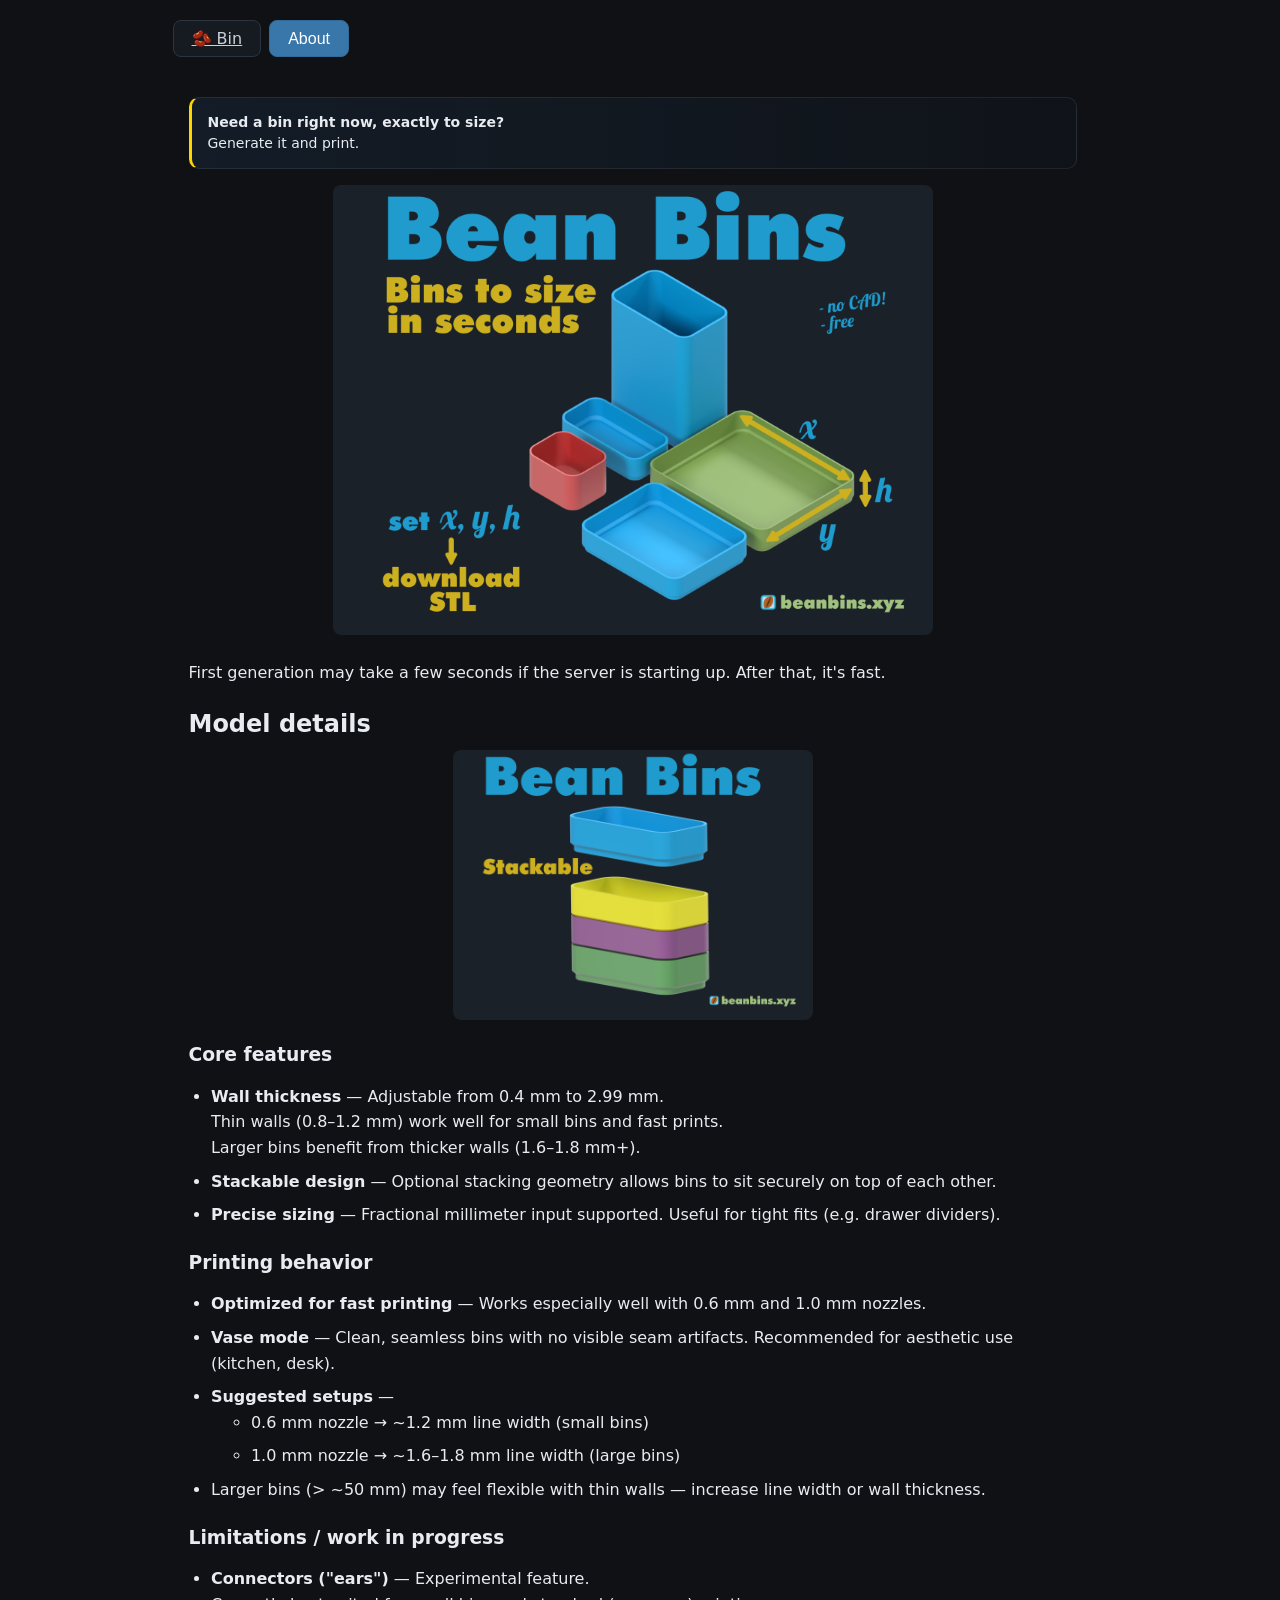
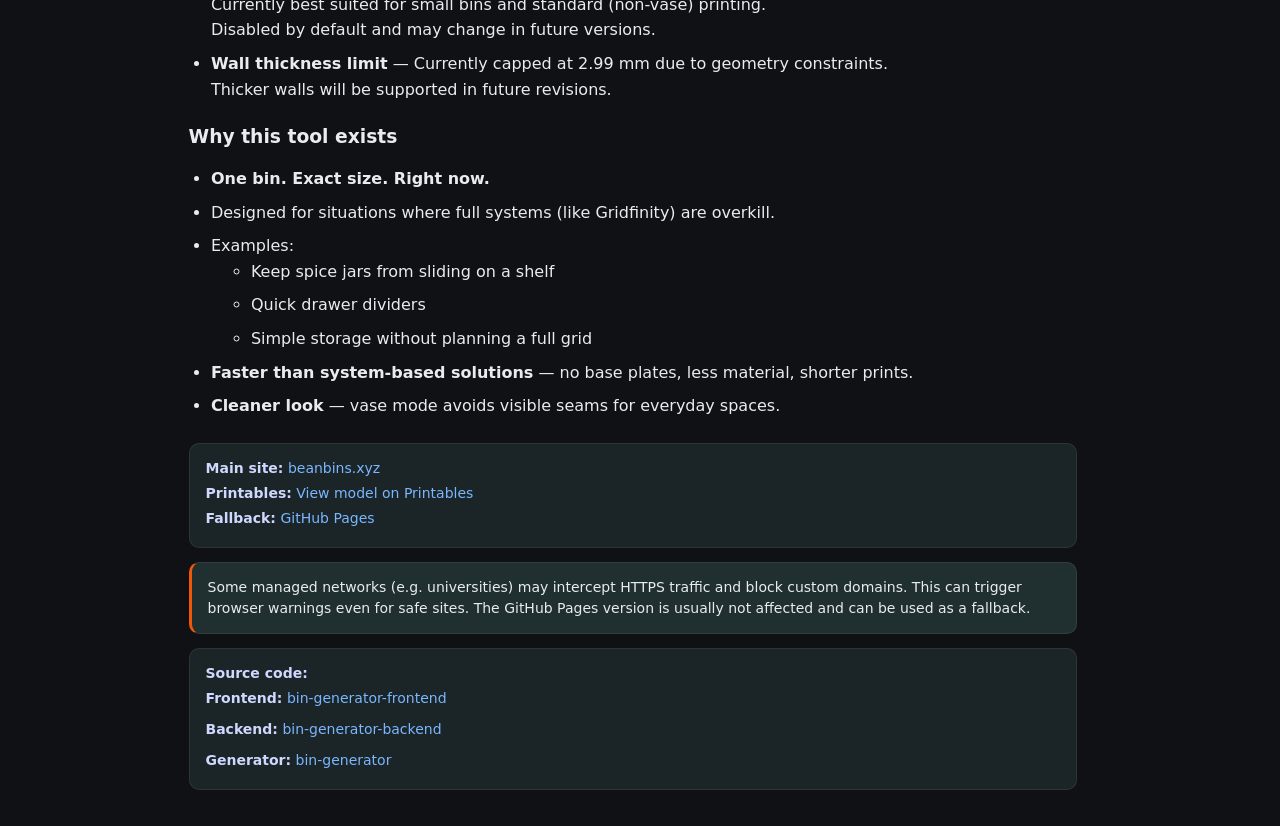
<file: howto.html>
<!DOCTYPE html>
<html lang="en">
<head>
  <meta charset="UTF-8" />
  <meta name="viewport" content="width=device-width, initial-scale=1.0" />
  <title>How to Generate Custom 3D Printable Bins (STL) – BeanBins Guide</title>
  <meta name="description" content="Step-by-step guide to creating custom 3D printable bins using BeanBins. Learn dimensions, wall thickness, and print settings." />
  <link rel="stylesheet" href="css/styles.css" />
  <link rel="icon" href="assets/favicon.svg" type="image/svg+xml">
</head>
<body> 
  <div class="app">
    <header class="toolbar">
      <div class="tabs">
        <a class="tab" href="./">🫘 Bin</a>
        <button class="tab active" type="button">About</button>
      </div>
    </header>

    <main class="howto-content">
      <div class="info-card primary">
        <strong>Need a bin right now, exactly to size?</strong><br>
        Generate it and print.
      </div>

      <div class="howto-hero">
        <img src="./assets/beanbins.webp" alt="Parametric 3D printable bins generated with BeanBins"  loading="lazy"/>
      </div>      


      <p class="howto-hint">
        First generation may take a few seconds if the server is starting up. After that, it's fast.
      </p>

      <h2 class="howto-section">Model details</h2>

      <div class="howto-section-img">
        <img src="./assets/beanbins-stack.webp" alt="Stack of BeanBins bins" loading="lazy"/>
      </div>
      
      <h3>Core features</h3>
      <ul class="howto-steps">
        <li>
          <strong>Wall thickness</strong> — Adjustable from 0.4 mm to 2.99 mm. <br>
          Thin walls (0.8–1.2 mm) work well for small bins and fast prints. <br>
          Larger bins benefit from thicker walls (1.6–1.8 mm+).
        </li>
      
        <li>
          <strong>Stackable design</strong> — Optional stacking geometry allows bins to sit securely on top of each other.
        </li>
      
        <li>
          <strong>Precise sizing</strong> — Fractional millimeter input supported. Useful for tight fits (e.g. drawer dividers).
        </li>
      </ul>
      
      <h3>Printing behavior</h3>
      <ul class="howto-steps">
        <li>
          <strong>Optimized for fast printing</strong> — Works especially well with 0.6 mm and 1.0 mm nozzles.
        </li>
      
        <li>
          <strong>Vase mode</strong> — 
          Clean, seamless bins with no visible seam artifacts.
          Recommended for aesthetic use (kitchen, desk).
        </li>
      
        <li>
          <strong>Suggested setups</strong> —
          <ul>
            <li>0.6 mm nozzle → ~1.2 mm line width (small bins)</li>
            <li>1.0 mm nozzle → ~1.6–1.8 mm line width (large bins)</li>
          </ul>
        </li>
      
        <li>
          Larger bins (> ~50 mm) may feel flexible with thin walls — increase line width or wall thickness.
        </li>
      </ul>
      
      <h3>Limitations / work in progress</h3>
      <ul class="howto-steps">
        <li>
          <strong>Connectors ("ears")</strong> — Experimental feature. <br>
          Currently best suited for small bins and standard (non-vase) printing. <br>
          Disabled by default and may change in future versions.
        </li>
      
        <li>
          <strong>Wall thickness limit</strong> — Currently capped at 2.99 mm due to geometry constraints. <br>
          Thicker walls will be supported in future revisions.
        </li>
      </ul>
      
      <h3>Why this tool exists</h3>
      <ul class="howto-steps">
        <li>
          <strong>One bin. Exact size. Right now.</strong>
        </li>
      
        <li>
          Designed for situations where full systems (like Gridfinity) are overkill.
        </li>
      
        <li>
          Examples:
          <ul>
            <li>Keep spice jars from sliding on a shelf</li>
            <li>Quick drawer dividers</li>
            <li>Simple storage without planning a full grid</li>
          </ul>
        </li>
      
        <li>
          <strong>Faster than system-based solutions</strong> — no base plates, less material, shorter prints.
        </li>
      
        <li>
          <strong>Cleaner look</strong> — vase mode avoids visible seams for everyday spaces.
        </li>
      </ul>




      <div class="info-card">
        <span class="info-label">Main site:</span>
        <a href="https://beanbins.xyz" target="_blank">beanbins.xyz</a><br>
      
        <span class="info-label">Printables:</span>
        <a href="https://www.printables.com/model/1643904-beanbins-simple-parametric-bin-generator" target="_blank">
          View model on Printables
        </a><br>
      
        <span class="info-label">Fallback:</span>
        <a href="https://queezz.github.io/bin/" target="_blank">GitHub Pages</a>
      </div>

      <div class="info-card warning">
        Some managed networks (e.g. universities) may intercept HTTPS traffic and block custom domains.
        This can trigger browser warnings even for safe sites.
        The GitHub Pages version is usually not affected and can be used as a fallback.
      </div>

      <div class="info-card">
        <span class="info-label">Source code:</span>
        <span class="line"><span class="info-label">Frontend:</span> <a href="https://github.com/queezz/bin-generator-frontend" target="_blank">bin-generator-frontend</a></span>
        <span class="line"><span class="info-label">Backend:</span> <a href="https://github.com/queezz/bin-generator-backend" target="_blank">bin-generator-backend</a></span>
        <span class="line"><span class="info-label">Generator:</span> <a href="https://github.com/queezz/bin-generator" target="_blank">bin-generator</a></span>
      </div>
    </main>
  </div>
</body>
</html>
</file>
<file: css/styles.css>
:root {
  --bg: #0f1115;
  --panel: #262f42;
  --panel-2: #1f2430;
  --text: #e8ecf1;
  --muted: #aab4c0;
  --accent: #7cc4ff;
  --border: #2b3240;
  --ok: #8ee28e;
  --warn: #ffd27a;
  --danger: #ff9a9a;
}

* { box-sizing: border-box; }

html {
  scrollbar-gutter: stable;
}

body {
  margin: 0;
  font-family: system-ui, -apple-system, BlinkMacSystemFont, "Segoe UI", sans-serif;
  background: var(--bg);
  color: var(--text);
}

.app {
  max-width: 960px;
  margin: 0 auto;
  padding: 20px;
}

.toolbar {
  display: flex;
  justify-content: space-between;
  align-items: center;
  margin-bottom: 10px;
  flex-wrap: wrap;
  gap: 10px;
}

.tabs {
  display: flex;
  gap: 8px;
}

.tab {
  padding: 6px 14px;
  border-radius: 8px;
  border: 1px solid #2c3440;
  background: #161b22;
  color: #c9d1d9;
  font-size: 14px;
  cursor: pointer;
}

.tab:hover {
  background: #1f2630;
}

.tab.active {
  background: #3976a9;
  border-color: #326b9a;
  color: white;
}

.units {
  font-size: 13px;
  color: #8b949e;
}

.lead {
  margin: 0;
  color: var(--muted);
  font-size: 14px;
  line-height: 1.4;
}

.howto-content {
  padding: 16px;
}

.main-area {
  width: 100%;
  min-width: 0;
}

#app-ui,
#content {
  width: 100%;
  margin: 0;
}

#content {
  display: block;
  padding: 0;
  margin-top: 4px;
}

#content .howto-content {
  margin: 0;
}

.howto-content h1 {
  margin: 0 0 20px;
  font-size: 1.5rem;
  font-weight: 600;
}

.howto-steps {
  margin: 0 0 24px;
  padding-left: 1.4em;
  line-height: 1.6;
  color: var(--text);
}

.howto-steps li {
  margin-bottom: 8px;
}

.howto-section {
  margin-top: 28px;
  margin-bottom: 8px;
}

.info-card {
  background: rgb(27, 36, 38);
  border: 1px solid rgba(255, 255, 255, 0.08);
  border-radius: 10px;
  padding: 14px 16px;
  margin-top: 14px;
  font-size: 14px;
  line-height: 1.5;
  color: var(--text);
}

.info-card.warning {
  border-left: 3px solid #f0570b;
  background: rgb(32, 47, 47);
}

.info-label {
  font-weight: 600;
  color: #cfd8ff;
  display: inline-block;
  margin-bottom: 4px;
}

.info-card a {
  color: #7ab7ff;
  text-decoration: none;
}

.info-card a:hover {
  text-decoration: underline;
}

.info-card .line {
  display: block;
  margin-bottom: 6px;
}

.info-card .line:last-child {
  margin-bottom: 0;
}

.info-card.primary {
  border-left: 3px solid #ffd500;
  background: linear-gradient(
    90deg,
    rgba(77, 163, 255, 0.08),
    rgba(77, 163, 255, 0.02)
  );
}
.info-card.primary ol {
  margin-bottom: 6px;
}

.controls {
  margin-bottom: 20px;
  padding: 16px;
  border: 1px solid var(--border);
  border-radius: 10px;
  background: var(--panel);
}

.dimensions {
  margin-bottom: 12px;
  display: flex;
  flex-wrap: wrap;
  align-items: center;
  gap: 10px 14px;
}

.dimensions-label {
  color: var(--muted);
  font-size: 14px;
  margin-bottom: 8px;
}

.dimensions-row {
  display: flex;
  flex-wrap: wrap;
  gap: 12px;
  align-items: center;
  flex: 1 1 100%;
}

.dimensions-row--xyz {
  flex-wrap: nowrap;
}

.dimensions-row--secondary {
  flex-wrap: wrap;
  gap: 10px 12px;
}

/* Wall with other inputs on the left; checkboxes on the right (all breakpoints) */
.dimensions-checkboxes {
  display: flex;
  flex-wrap: wrap;
  align-items: center;
  gap: 10px 14px;
  min-width: 0;
  margin-left: auto;
}

.dimensions-wall-label {
  display: inline-flex;
  align-items: center;
  gap: 6px;
  flex: 0 0 auto;
  color: var(--muted);
  font-size: 14px;
  cursor: text;
}

.dimensions-wall-label input {
  cursor: text;
}

.field.checkbox {
  display: inline-flex;
  align-items: center;
}

.field.checkbox label {
  display: inline-flex;
  align-items: center;
  gap: 8px;
  color: var(--muted);
  font-size: 14px;
  cursor: pointer;
}

.dimensions-row label {
  display: inline-flex;
  align-items: center;
  gap: 6px;
  color: var(--muted);
  font-size: 14px;
  cursor: text;
}

.dimensions-row label input {
  cursor: text;
}

.dimensions-row input[type="number"],
.dimensions-wall-label input[type="number"] {
  width: 4.5em;
  min-width: 56px;
}

input[type="number"],
input[type="text"] {
  padding: 8px 10px;
  border: 1px solid var(--border);
  border-radius: 8px;
  background: var(--panel-2);
  color: var(--text);
  font-size: 15px;
}

input[type="text"] {
  width: 100%;
}

.controls-actions {
  display: flex;
  flex-direction: column;
  align-items: flex-start;
  gap: 8px;
}

.btn-row {
  display: flex;
  gap: 10px;
  flex-wrap: wrap;
}

button, a.button-link {
  padding: 10px 16px;
  border: 1px solid var(--border);
  border-radius: 8px;
  background: var(--panel-2);
  color: var(--text);
  cursor: pointer;
  font-size: 14px;
  text-decoration: none;
  text-align: center;
}

button.primary {
  background: var(--accent);
  color: #081018;
  border-color: transparent;
  font-weight: 600;
}

button:disabled, a.button-link.disabled {
  opacity: 0.5;
  pointer-events: none;
}

.viewer-container {
  position: relative;
  margin-bottom: 20px;
}

.viewer-overlay-btn {
  position: absolute;
  padding: 8px 14px;
  border-radius: 6px;
  background: #2a2f3a;
  color: white;
  font-size: 13px;
  z-index: 10;
  text-decoration: none;
  display: inline-block;
  border: none;
  cursor: pointer;
}

.viewer-overlay-btn:hover {
  background: #353b48;
}

.viewer-overlay-btn.disabled {
  opacity: 0.5;
  pointer-events: none;
}

.download-view {
  top: 20px;
  left: 20px;
}

.fit-view {
  bottom: 20px;
  right: 20px;
}

.hidden {
  display: none;
}

.viewer {
  position: relative;
  width: 100%;
  max-width: 900px;
  height: 500px;
  margin: 0 auto 8px;
  border: 1px solid var(--border);
  border-radius: 8px;
  background: #0b0d12;
  overflow: hidden;
}

.viewer canvas {
  width: 100% !important;
  height: 100% !important;
  display: block;
}

.viewer-hint {
  font-size: 12px;
  color: var(--muted);
  margin-bottom: 4px;
}

.model-info {
  font-size: 13px;
  color: var(--muted);
}

/* Short about (SEO / crawlers); hidden with #app-ui when About is open */
.site-about {
  margin-top: 14px;
  padding: 10px 12px;
  border-radius: 8px;
  border: 1px solid rgba(255, 255, 255, 0.06);
  background: rgba(0, 0, 0, 0.2);
}

.site-about-heading {
  margin: 0 0 6px;
  font-size: 0.8125rem;
  font-weight: 600;
  letter-spacing: 0.02em;
  color: var(--muted);
  line-height: 1.3;
}

.site-about-text {
  margin: 0 0 8px;
  font-size: 0.8125rem;
  line-height: 1.45;
  color: var(--muted);
  opacity: 0.92;
}

.site-about-points {
  display: flex;
  flex-wrap: wrap;
  gap: 6px 8px;
  margin: 0;
  padding: 0;
  list-style: none;
}

.site-about-points li {
  font-size: 0.75rem;
  line-height: 1.2;
  color: var(--muted);
  opacity: 0.85;
  padding: 3px 8px;
  border-radius: 999px;
  background: rgba(255, 255, 255, 0.05);
  border: 1px solid rgba(255, 255, 255, 0.06);
}

.site-about-links {
  margin-top: 10px;
  font-size: 0.8rem;
  line-height: 1.5;
  color: #6b7280;
}

.site-about-links a:any-link {
  color: #6b7280;
  text-decoration: none;
  transition: color 0.15s ease;
}

.site-about-links a:any-link:hover,
.site-about-links a:any-link:focus-visible {
  color: #9aa4b2;
}

.site-footer {
  display: flex;
  justify-content: center;
  align-items: center;
  gap: 14px;
  margin-top: 16px;
  font-size: 0.8rem;
}

/* Support button (subtle but intentional) */
.support-button {
  color: #9aa4b2;
  text-decoration: none;
  padding: 4px 10px;
  border-radius: 6px;
  transition: all 0.15s ease;
  display: inline-flex;
  align-items: center;
  gap: 4px;
  opacity: 0.85;
}

.support-button:hover {
  color: #e6edf3;
  background: rgba(255, 255, 255, 0.06);
  opacity: 1;
}

/* kill ugly visited purple */
.support-button:visited {
  color: #9aa4b2;
}

/* Stats = even quieter */
.site-footer-stats {
  color: #6b7280;
  text-decoration: none;
  transition: color 0.15s ease;
}

.site-footer-stats:hover {
  color: #9aa4b2;
}

.status {
  min-height: 22px;
  font-size: 14px;
  color: var(--muted);
}

.status-inline {
  min-height: 22px;
}

.status.ok { color: var(--ok); }
.status.warn { color: var(--warn); }
.status.error { color: var(--danger); }

@media (max-width: 640px) {
  .dimensions-row--xyz {
    gap: 10px;
  }

  .dimensions-row--secondary {
    gap: 8px 10px;
  }

  .dimensions-checkboxes {
    gap: 8px 12px;
  }

  /* Let X/Y/H shrink slightly so the row stays single-line on narrow phones */
  .dimensions-row--xyz input[type="number"] {
    min-width: 52px;
    width: 4em;
    padding: 7px 8px;
    font-size: 14px;
  }

  .dimensions-wall-label input[type="number"] {
    min-width: 52px;
    width: 4em;
    padding: 7px 8px;
    font-size: 14px;
  }
}

@media (max-width: 768px) {
  .viewer {
    aspect-ratio: 1 / 1;
    height: auto;
    max-height: none;
  }
}

@media (min-width: 769px) {
  .tab {
    padding: 8px 18px;
    font-size: 16px;
  }

  .units {
    font-size: 15px;
  }

  .dimensions-row label,
  .dimensions-wall-label {
    font-size: 16px;
  }

  .dimensions-row input[type="number"],
  .dimensions-wall-label input[type="number"] {
    padding: 10px 12px;
    font-size: 17px;
    min-width: 60px;
  }

  button,
  a.button-link {
    padding: 12px 22px;
    font-size: 16px;
  }

  .viewer-overlay-btn {
    padding: 10px 18px;
    font-size: 14px;
  }

  .status {
    font-size: 16px;
    min-height: 24px;
  }

  .model-info {
    font-size: 14px;
  }
}


.howto-hero {
  text-align: center;
  margin: 16px 0 24px;
}

.howto-hero img {
  width: 100%;
  max-width: 600px;
  height: auto;
  border-radius: 8px;
}

.howto-section-img {
  text-align: center;
  margin: 12px 0 20px;
}

.howto-section-img img {
  width: 100%;
  max-width: 360px;
  height: auto;
  border-radius: 8px;
}
</file>
